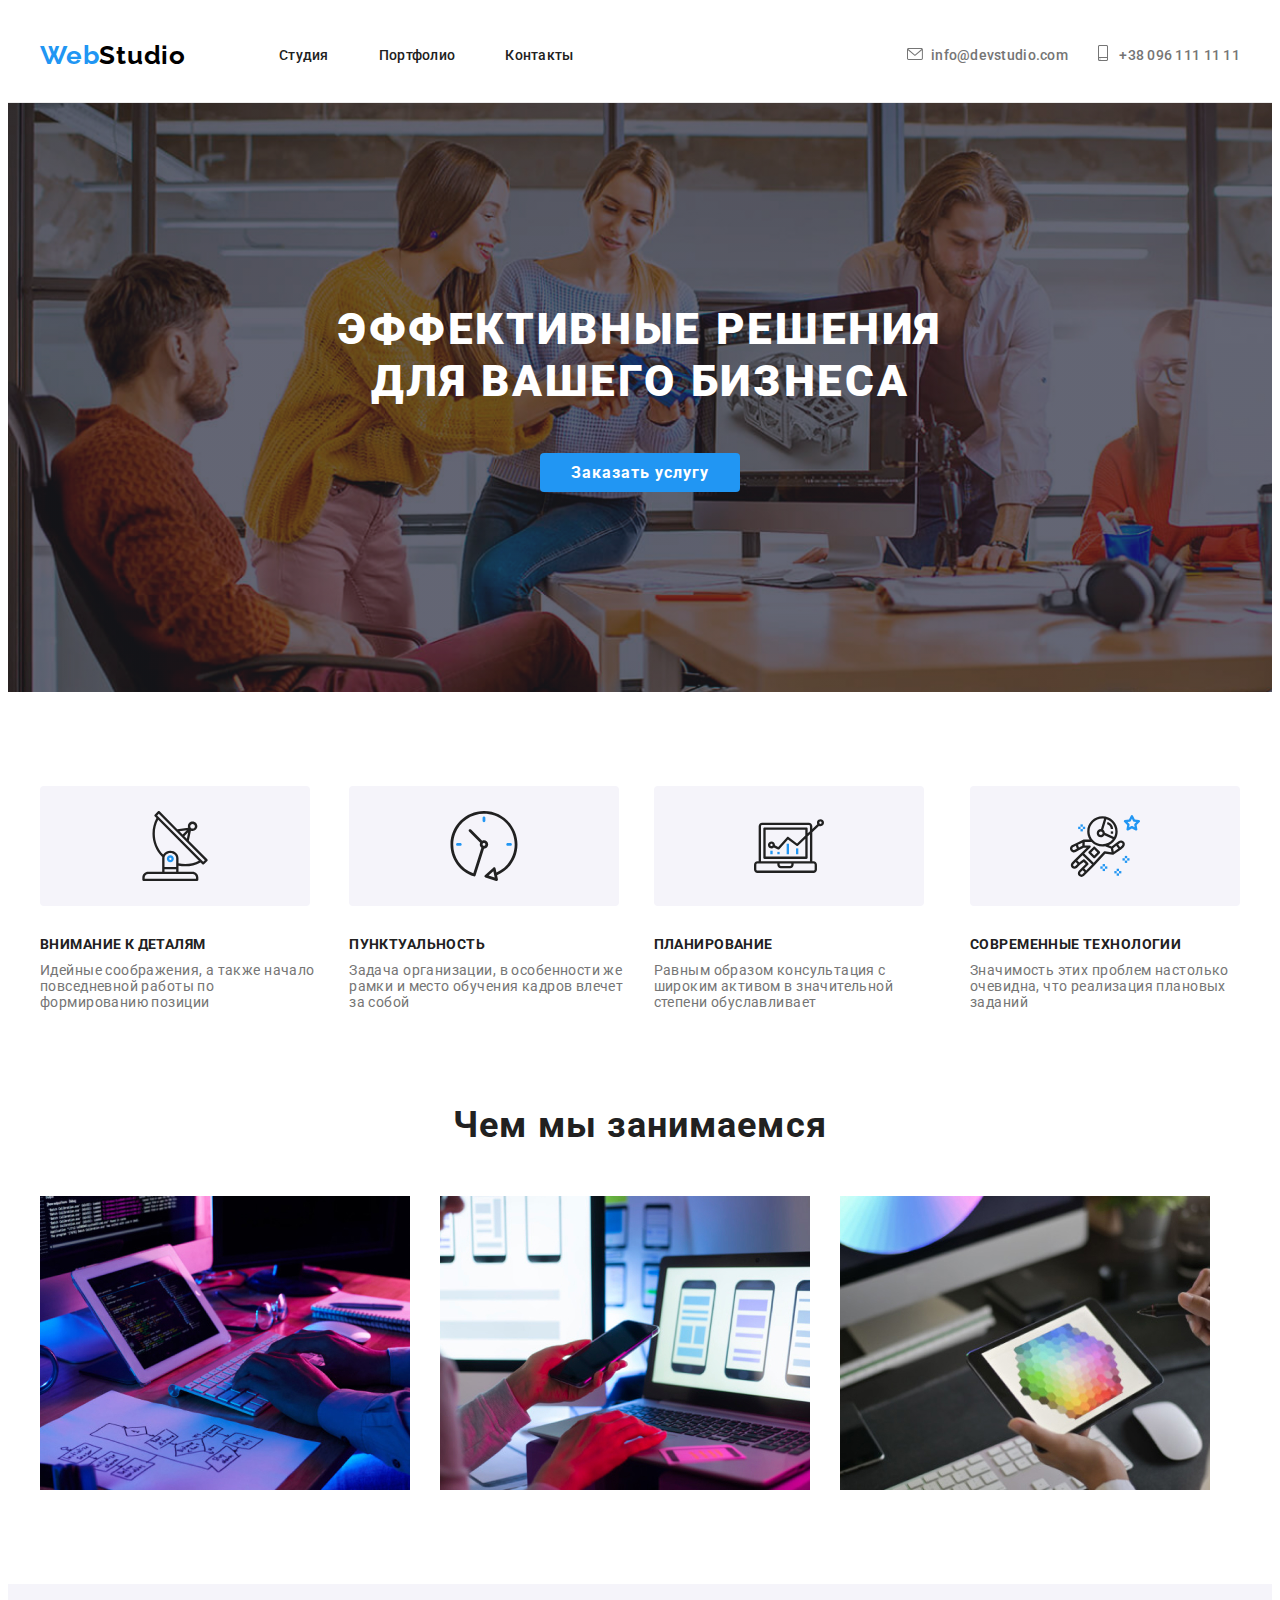
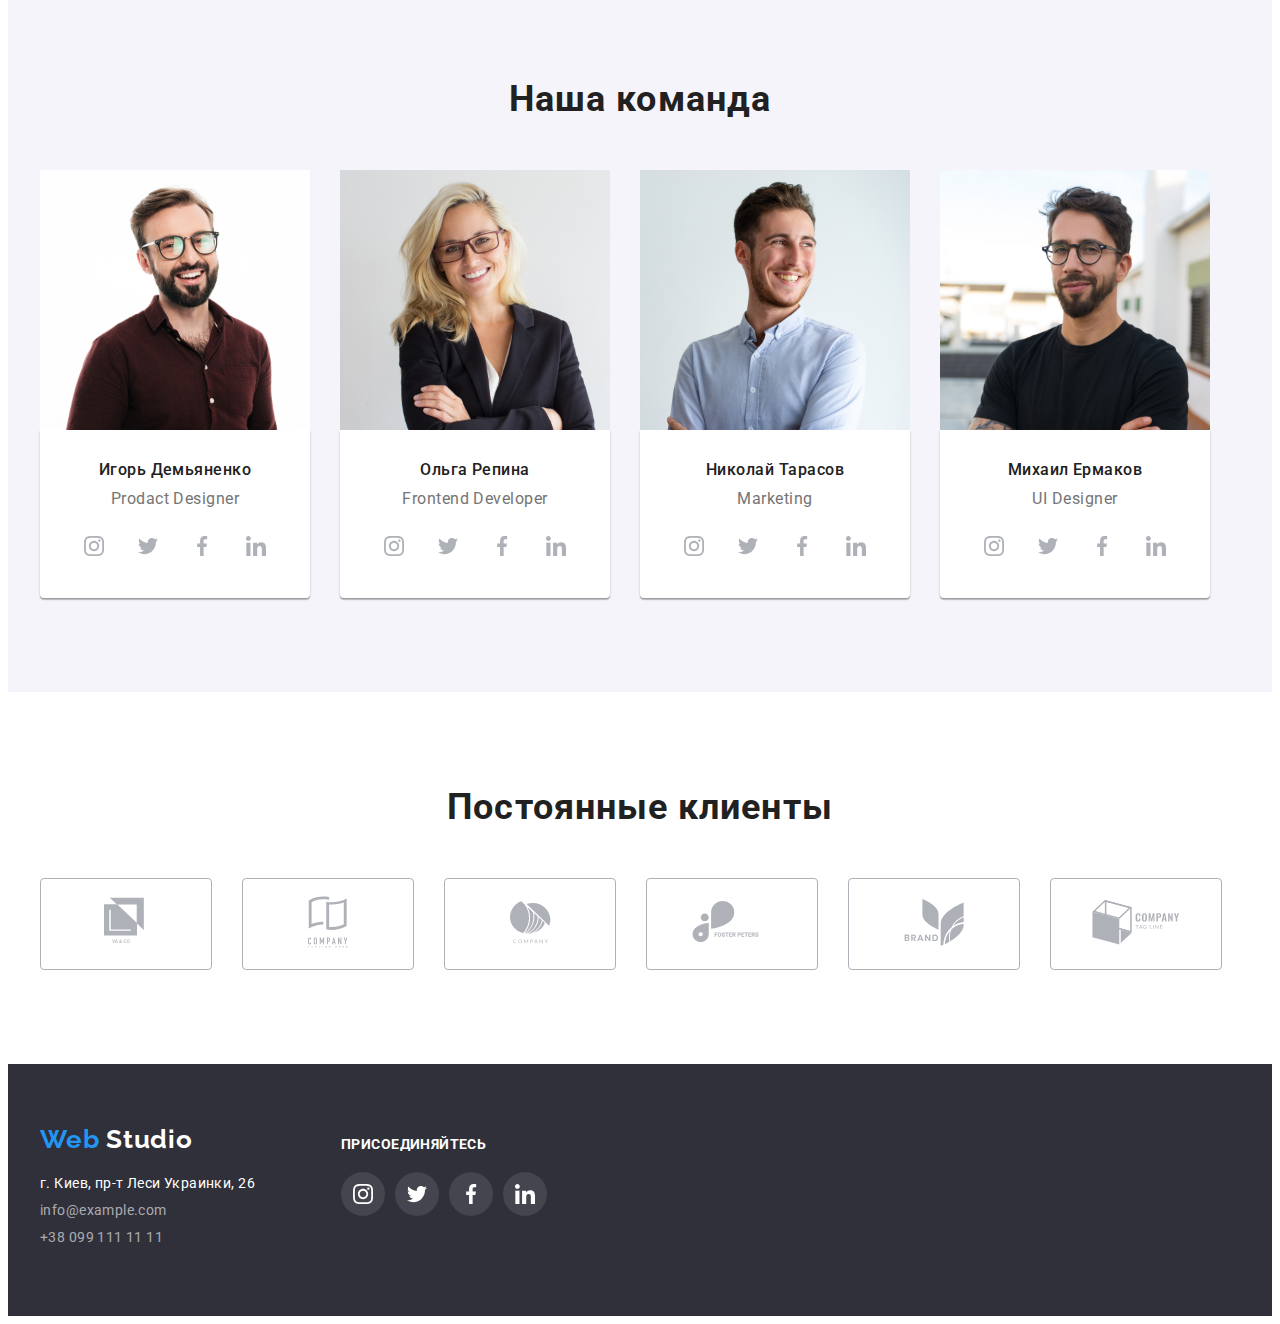
<file: index.html>
<!DOCTYPE html>
<html lang="ru">
    
<head>
    <meta charset="UTF-8">
    <meta http-equiv="X-UA-Compatible" content="IE=edge">
    <meta name="viewport" content="width=device-width, initial-scale=1.0">
    <title>вебстудио</title>
    <link rel="preconnec" href="https://fonts.gstatic.com">
    <link
        href="https://fonts.googleapis.com/css2?family=Oleo+Script&family=Raleway:wght@700&family=Roboto:wght@400;500;700;900&display=swap"
        rel="stylesheet">
    <link rel="stylesheet" href="https://cdnjs.cloudflare.com/ajax/libs/modern-normalize/1.0.0/modern-normalize.min.css"
        integrity="sha512-ISS7cAi1PEhQ8jnbJpJZMd29NlhNj4AWYyLOSp2CE/CsHxTCu+r+t0D2yoJudVrd0/8fTVPUVDzY5Tvli75u/g=="
        crossorigin="anonymous">
    <link rel="stylesheet" href="./css/styles.css">
</head>
<body>
    <header class="header">
        <div class="container">
            <nav class="navigation">
                <a class="logo-link link" lang="en" href="index.html">
                <span class="logo-link-web">Web</span>Studio</a>
                <ul class="navigation-list list">
                    <li class="navigation-item">
                        <a class="navigation-link link" href="./index.html">Студия</a>
                    </li>
                    <li class="navigation-item">
                        <a class="navigation-link link" href="./portfolio.html">Портфолио</a>
                    </li>
                    <li class="navigation-item">
                        <a class="navigation-link link" href="">Контакты</a>
                    </li>
                </ul>
            </nav>
                <ul class="contacts-list list">
                    <li class="contact-item_email">
                        <a href="#" class="email-link_img link">
                            <svg class="email_icon" width="16" height="12">
                            <use href="./images/icons.svg#icon-email"></use>
                            </svg>
                        </a>
                        <a class="email-link link" href="mailto:info@devstudio.com">info@devstudio.com</a>
                    </li>
                    <li class="contact-item_tel">
                        <a href="#" class="tel-link_img link">
                            <svg class="tel_icon" width="10" height="16">
                            <use href="./images/icons.svg#icon-tel"></use>
                            </svg>
                        </a>
                        <a class="tel-link link" href="tel:+380961111111">+38 096 111 11 11</a>
                    </li>
                </ul>
        </div>
    </header>
    <main class="main">
        <section class="hero">
        <!-- hero -->
            <div class="container">
                <h1 class="hero-title">Эффективные решения для вашего бизнеса</h1>
                <button class="modal-btn" type="button">Заказать услугу</button>
            </div>
        </section>
        <section class="advantages">
        <!-- advantages -->
            <div class="container">
                <ul class="advantages-list list">
                    <li class="advantage-item">
                        <div class="advantage-item_img">
                            <a href="#" class="advantage-item_link advantage-item_link_antenna"></a>
                            <svg class="advantage-item_icon" width="70" height="70">
                                <use href="./images/icons.svg#icon-antenna"></use>
                            </svg>
                        </div>
                        <h4 class="advantage-title">Внимание к деталям</h4>
                        <p class="advantage-description">Идейные соображения, а также начало повседневной работы по формированию позиции</p>
                    </li>
                    <li class="advantage-item">
                        <div class="advantage-item_img">
                            <a href="#" class="advantage-item_link advantage-item_link_clock"></a>
                            <svg class="advantage-item_icon" width="70" height="70">
                                <use href="./images/icons.svg#icon-clock"></use>
                            </svg>
                        </div>
                        <h4 class="advantage-title">Пунктуальность</h4>
                        <p class="advantage-description">Задача организации, в особенности же рамки и место обучения кадров влечет за собой</p>
                    </li>
                    <li class="advantage-item">
                        <div class="advantage-item_img">
                            <a href="#" class="advantage-item_link advantage-item_link_diagram"></a>
                            <svg class="advantage-item_icon" width="70" height="70">
                                <use href="./images/icons.svg#icon-diagram"></use>
                            </svg>
                        </div>
                        <h4 class="advantage-title">Планирование</h4>
                        <p class="advantage-description">Равным образом консультация с широким активом в значительной степени обуславливает</p>
                    </li>
                    <li class="advantage-item">
                        <div class="advantage-item_img">
                            <a href="#" class="advantage-item_link advantage-item_link_astronaut"></a>
                            <svg class="advantage-item_icon" width="70" height="70">
                                <use href="./images/icons.svg#icon-astronaut"></use>
                            </svg>
                        </div>
                        <h4 class="advantage-title">Современные технологии</h4>
                        <p class="advantage-description">Значимость этих проблем настолько очевидна, что реализация плановых заданий</p>
                    </li>
                </ul>
            </div>
        </section>
        <section class="work">
        <!-- what are we doing -->
            <div class="container">
                <h3 class="section-title">Чем мы занимаемся</h3>
                <ul class="work-list list">
                    <li class="work-item">
                        <img class="work-list-img" src="./images/section2/komp.jpg" alt="сотрудник работает за компьютером" width="370"
                            height="294">
                    </li>
                    <li class="work-item">
                        <img class="work-list-img" src="./images/section2/smartfon.jpg" alt="сотрудник работает со смартфонм"
                            width="370" height="294">
                    </li>
                    <li class="work-item">
                        <img class="work-list-img" src="./images/section2/planshet.jpg" alt="сотрудник работает с планшетом" width="370"
                            height="294">
                    </li>
                </ul>
            </div>
        </section>
        <section class="our-team">
        <!-- our team -->
            <div class="container">
                <h3 class="section-title">Наша команда</h3>
                <ul class="team-list list">
                    <li class="team-item">
                        <img class="team-list-img" src="./images/ourteam/igor.jpg" alt="мужчина с бородой" width="270">
                        <div class="team-list-content">
                            <h4 class="team-title">Игорь Демьяненко</h4>
                            <p class="team-description" lang="en">Prodact Designer</p>
                            <ul class="social-list list">
                                <li class="social-list_item">
                                    <a href="#" class="social-list_item-link social-list_item-link_instagram">
                                        <svg class="social-list_icon" width="20" height="20"> 
                                            <use href="./images/icons.svg#icon-instagram"></use>
                                        </svg>
                                    </a>         
                                </li>
                                <li class="social-list_item">
                                    <a href="#" class="social-list_item-link social-list_item-link_twitter">
                                       <svg class="social-list_icon" width="20" height="20">
                                           <use href="./images/icons.svg#icon-twitter"></use>
                                       </svg>         
                                    </a>
                                </li>
                                <li class="social-list_item">
                                    <a href="#" class="social-list_item-link social-list_item-link_facebook">
                                       <svg class="social-list_icon" width="20" height="20">
                                           <use href="./images/icons.svg#icon-facebook"></use>
                                       </svg>     
                                    </a>
                                </li>
                                <li class="social-list_item">
                                    <a href="#" class="social-list_item-link social-list_item-link_linkedin">
                                       <svg class="social-list_icon" width="20" height="20">
                                           <use href="./images/icons.svg#icon-linkedin"></use>
                                       </svg> 
                                    </a>
                                </li>
                            </ul>
                        </div> 
                    </li>
                    <li class="team-item">
                        <img class="team-list-img" src="./images/ourteam/olga.jpg" alt="молодая женщина с белыми волосами" width="270">
                        <div class="team-list-content">
                            <h4 class="team-title">Ольга Репина</h4>
                            <p class="team-description" lang="en">Frontend Developer</p>
                            <ul class="social-list list">
                                <li class="social-list_item">
                                    <a href="#" class="social-list_item-link social-list_item-link_instagram">
                                        <svg class="social-list_icon" width="20" height="20">
                                            <use href="./images/icons.svg#icon-instagram"></use>
                                        </svg>
                                    </a>
                                </li>
                                <li class="social-list_item">
                                    <a href="#" class="social-list_item-link social-list_item-link_twitter">
                                        <svg class="social-list_icon" width="20" height="20">
                                            <use href="./images/icons.svg#icon-twitter"></use>
                                        </svg>
                                    </a>
                                </li>
                                <li class="social-list_item">
                                    <a href="#" class="social-list_item-link social-list_item-link_facebook">
                                        <svg class="social-list_icon" width="20" height="20">
                                            <use href="./images/icons.svg#icon-facebook"></use>
                                        </svg>
                                    </a>
                                </li>
                                <li class="social-list_item">
                                    <a href="#" class="social-list_item-link social-list_item-link_linkedin">
                                        <svg class="social-list_icon" width="20" height="20">
                                            <use href="./images/icons.svg#icon-linkedin"></use>
                                        </svg>
                                    </a>
                                </li>
                            </ul>
                        </div>
                    </li>
                    <li class="team-item">
                        <img class="team-list-img" src="./images/ourteam/nikolay.jpg" alt="молодой мужчина улыбается" width="270">
                        <div class="team-list-content">
                            <h4 class="team-title">Николай Тарасов</h4>
                            <p class="team-description" lang="en">Marketing</p>
                            <ul class="social-list list">
                                <li class="social-list_item">
                                    <a href="#" class="social-list_item-link social-list_item-link_instagram">
                                        <svg class="social-list_icon" width="20" height="20">
                                            <use href="./images/icons.svg#icon-instagram"></use>
                                        </svg>
                                    </a>
                                </li>
                                <li class="social-list_item">
                                    <a href="#" class="social-list_item-link social-list_item-link_twitter">
                                        <svg class="social-list_icon" width="20" height="20">
                                            <use href="./images/icons.svg#icon-twitter"></use>
                                        </svg>
                                    </a>
                                </li>
                                <li class="social-list_item">
                                    <a href="#" class="social-list_item-link social-list_item-link_facebook">
                                        <svg class="social-list_icon" width="20" height="20">
                                            <use href="./images/icons.svg#icon-facebook"></use>
                                        </svg>
                                    </a>
                                </li>
                                <li class="social-list_item">
                                    <a href="#" class="social-list_item-link social-list_item-link_linkedin">
                                        <svg class="social-list_icon" width="20" height="20">
                                            <use href="./images/icons.svg#icon-linkedin"></use>
                                        </svg>
                                    </a>
                                </li>
                            </ul>
                        </div>
                    </li>
                    <li class="team-item">
                        <img class="team-list-img" src="./images/ourteam/mihail.jpg" alt="молодой мужчина в очках" width="270">
                        <div class="team-list-content">
                            <h4 class="team-title">Михаил Ермаков</h4>
                            <p class="team-description" lang="en">UI Designer</p>
                            <ul class="social-list list">
                                <li class="social-list_item">
                                    <a href="#" class="social-list_item-link social-list_item-link_instagram">
                                        <svg class="social-list_icon" width="20" height="20">
                                            <use href="./images/icons.svg#icon-instagram"></use>
                                        </svg>
                                    </a>
                                </li>
                                <li class="social-list_item">
                                    <a href="#" class="social-list_item-link social-list_item-link_twitter">
                                        <svg class="social-list_icon" width="20" height="20">
                                            <use href="./images/icons.svg#icon-twitter"></use>
                                        </svg>
                                    </a>
                                </li>
                                <li class="social-list_item">
                                    <a href="#" class="social-list_item-link social-list_item-link_facebook">
                                        <svg class="social-list_icon" width="20" height="20">
                                            <use href="./images/icons.svg#icon-facebook"></use>
                                        </svg>
                                    </a>
                                </li>
                                <li class="social-list_item">
                                    <a href="#" class="social-list_item-link social-list_item-link_linkedin">
                                        <svg class="social-list_icon" width="20" height="20">
                                            <use href="./images/icons.svg#icon-linkedin"></use>
                                        </svg>
                                    </a>
                                </li>
                            </ul>
                        </div>
                    </li>
                </ul>
            </div>
        </section>
        <!-- clients -->
        <section class="clients">
            <div class="container">
                <h3 class="section-title">Постоянные клиенты</h3>
                <ul class="clients-list list">
                    <li class="clients-list_item">
                        <a href="#" class="clients-list_link">
                            <svg class="clients-list_icon" width="44" height="50">
                                <use href="./images/icons.svg#icon-logo1"></use>
                            </svg>
                        </a>
                    </li>
                    <li class="clients-list_item">
                        <a href="#" class="clients-list_link">
                            <svg class="clients-list_icon" width="40" height="52">
                                <use href="./images/icons.svg#icon-logo2"></use>
                            </svg>
                        </a>
                    </li>
                    <li class="clients-list_item">
                        <a href="#" class="clients-list_link">
                            <svg class="clients-list_icon" width="41" height="43">
                                <use href="./images/icons.svg#icon-logo3"></use>
                            </svg>
                        </a>
                    </li>
                    <li class="clients-list_item">
                        <a href="#" class="clients-list_link">
                            <svg class="clients-list_icon" width="80" height="42">
                                <use href="./images/icons.svg#icon-logo4"></use>
                            </svg>
                        </a>
                    </li>
                    <li class="clients-list_item">
                        <a href="#" class="clients-list_link">
                            <svg class="clients-list_icon" width="60" height="47">
                                <use href="./images/icons.svg#icon-logo5"></use>
                            </svg>
                        </a>
                    </li>
                    <li class="clients-list_item">
                        <a href="#" class="clients-list_link">
                            <svg class="clients-list_icon" width="88" height="45">
                                <use href="./images/icons.svg#icon-logo6"></use>
                            </svg>
                        </a>
                    </li>
                </ul>
            </div>
        </section>
    </main>
    <!-- footer -->
    <footer class="footer">
        <div class="container-footer">
            <div class="adress-links_footer">
                <nav class="navigation">
                    <a class="logo-link-footer link" lang="en" href="index.html">
                        <span class="logo-link-web">Web</span>
                        Studio
                    </a>
                </nav>
                <address class="address">
                    <ul class="contacts-list-footer list">
                        <li class="contact-item-footer">
                            <a class="address-link link" href="">г. Киев, пр-т Леси Украинки, 26 </a>
                        </li>
                        <li class="contact-item-footer">
                            <a class="mail-link-footer link" href="mailto:info@example.com">info@example.com</a>
                        </li>
                        <li class="contact-item-footer">
                            <a class="tel-link-footer link" href="tel:+380991111111">+38 099 111 11 11</a>
                        </li>
                    </ul>
                </address>
            </div>
            <div class="social-links_footer">
                <h5 class="social-footer_title">присоединяйтесь</h5>
                <ul class="social-list_footer list"> 
                    <li class="social-list-footer_item">
                        <a href="#" class="item-link item-link_instagram">
                            <svg class="social-icon" width="20" height="20">
                                <use href="./images/icons.svg#icon-instagram"></use>
                            </svg>
                        </a>
                    </li>
                    <li class="social-list-footer_item">
                        <a href="#" class="item-link item-link_twitter">
                            <svg class="social_icon" width="20" height="20">
                                <use href="./images/icons.svg#icon-twitter"></use>
                            </svg>
                        </a>
                    </li>
                    <li class="social-list-footer_item">
                        <a href="#" class="item-link item-link_facebook">
                            <svg class="social_icon" width="20" height="20">
                                <use href="./images/icons.svg#icon-facebook"></use>
                            </svg>
                        </a>
                    </li>
                    <li class="social-list-footer_item">
                        <a href="#" class="item-link item-link_linkedin">
                            <svg class="social_icon" width="20" height="20">
                                <use href="./images/icons.svg#icon-linkedin"></use>
                            </svg>
                        </a>
                    </li>
                </ul>
            </div>
        </div>
    </footer>
</body>
</html>
</file>
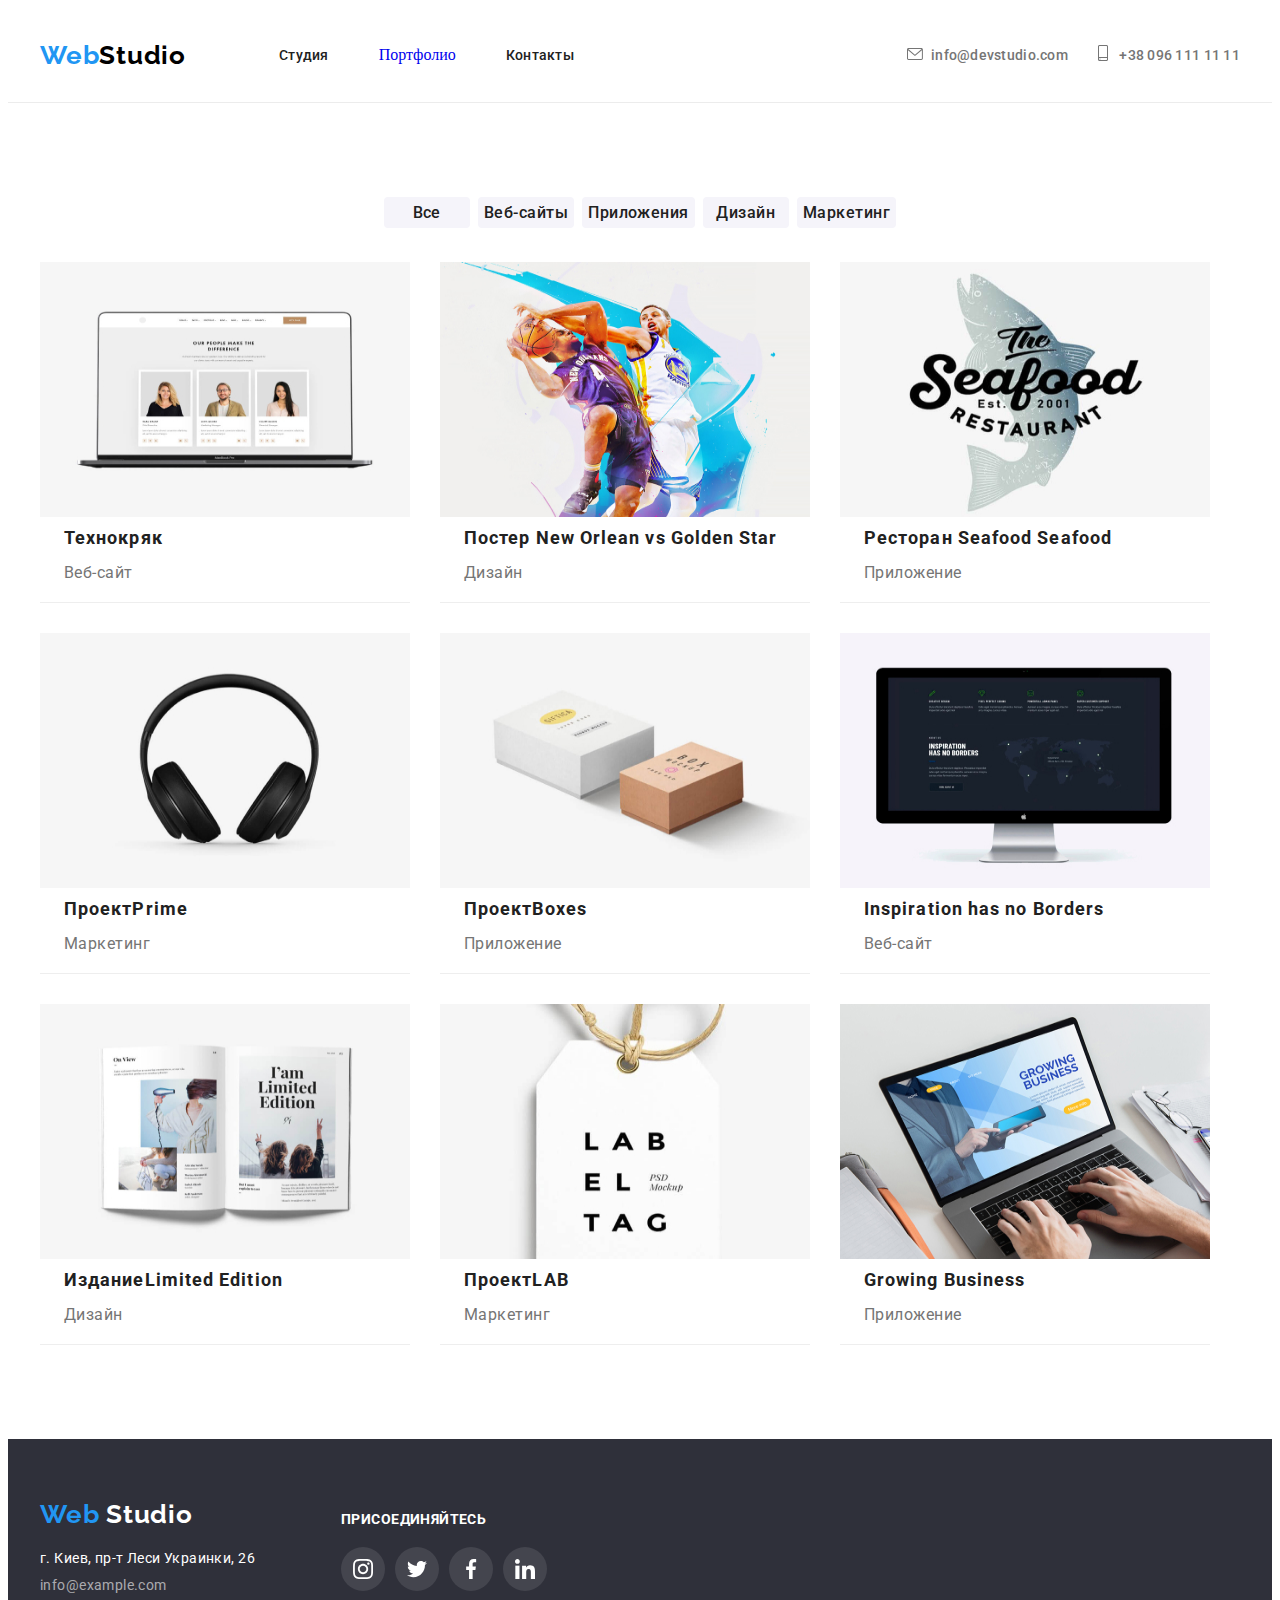
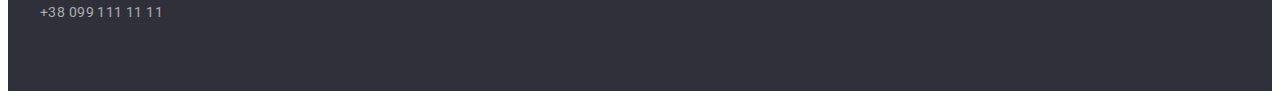
<file: portfolio.html>
<!DOCTYPE html>
<html lang="ru">
<head>
    <meta charset="UTF-8">
    <meta http-equiv="X-UA-Compatible" content="IE=edge">
    <meta name="viewport" content="width=device-width, initial-scale=1.0">
    <title>портфолио</title>
    <link rel="preconnect" href="https://fonts.gstatic.com">
    <link href="https://fonts.googleapis.com/css2?family=Raleway:wght@700&family=Roboto:wght@400;500;700&display=swap"
          rel="stylesheet">
    <link rel="stylesheet" href="https://cdnjs.cloudflare.com/ajax/libs/modern-normalize/1.0.0/modern-normalize.min.css"
          integrity="sha512-ISS7cAi1PEhQ8jnbJpJZMd29NlhNj4AWYyLOSp2CE/CsHxTCu+r+t0D2yoJudVrd0/8fTVPUVDzY5Tvli75u/g=="
          crossorigin="anonymous">
    <link rel="stylesheet" href="./css/styles2.css">
</head>
<body>
    <header class="header">
        <div class="container">
            <nav class="navigation">
                <a class="logo-link link" lang="en" href="index.html">
                    <span class="logo-link-web">Web</span>Studio</a>
                <ul class="navigation-list list">
                    <li class="navigation-item">
                        <a class="navigation-link link" href="index.html">Студия</a>
                    </li>
                    <li class="navigation-item">
                        <a class="navactiv-link link" href="portfolio.html">Портфолио</a>
                    </li>
                    <li class="navigation-item">
                        <a class="navigation-link link" href="">Контакты</a>
                    </li>
                </ul>
            </nav>
            <ul class="contacts-list list">
                <li class="contact-item_email">
                    <a href="#" class="email-link_img link">
                        <svg class="email_icon" width="16" height="12">
                            <use href="./images/icons.svg#icon-email"></use>
                        </svg>
                    </a>
                    <a class="email-link link" href="mailto:info@devstudio.com">info@devstudio.com</a>
                </li>
                <li class="contact-item_tel">
                    <a href="#" class="tel-link_img link">
                        <svg class="tel_icon" width="10" height="16">
                            <use href="./images/icons.svg#icon-tel"></use>
                        </svg>
                    </a>
                    <a class="tel-link link" href="tel:+380961111111">+38 096 111 11 11</a>
                </li>
            </ul>
        </div>
    </header>
    <main class="main">
        <section class="filters-portfolio">
            <!-- filters portfplio -->
            <div class="container">
                <ul class="button-list list">
                    <li class="button-item">
                        <a class="activbutton-link" href="">
                            <button class="modal-activbtn" type="button">Все</button>
                        </a>
                    </li>
                    <li class="button-item">
                        <a class="button-link" href="">
                            <button class="modal-btn" type="button">Веб-сайты</button>
                        </a>
                    </li>
                    <li class="button-item">
                        <a class="button-link" href="">
                            <button class="modal-btn" type="button">Приложения</button>
                        </a>
                    </li>
                    <li class="button-item">
                        <a class="button-link" href="">
                            <button class="modal-btn" type="button">Дизайн</button>
                        </a>
                    </li>
                    <li class="button-item">
                        <a class="button-link" href="">
                            <button class="modal-btn" type="button">Маркетинг</button>
                        </a>
                    </li>
                </ul>
            </div>
        </section>
        <section class="portfolio-cards">
            <!-- portfolio cards -->
            <div class="container">
                <ul class="portfolio-list list">
                    <li class="portfolio-item">
                        <a class="portfolio-link link" href=""><img class="portfolio-list-img" src="./images.portfolio/технокряк.jpg" alt="ноутбук с сайтом" width="370" height="255">
                        <div class="portfolio-card-content">
                            <h2 class="img-title">Технокряк</h2>
                            <p class="img-description">Веб-сайт</p>
                        </div>
                        </a>
                    </li>
                    <li class="portfolio-item">
                        <a class="portfolio-link link" href="">
                            <img class="portfolio-list-img" src="./images.portfolio/постер.jpg" alt="баскетболисты" width="370" height="255">
                        <div class="portfolio-card-content">
                            <h2 class="img-title">Постер<span lang="en"> New Orlean vs Golden Star</span></h2>
                            <p class="img-description">Дизайн</p>
                        </div>
                        </a>
                    </li>
                    <li class="portfolio-item">
                        <a class="portfolio-link link" href="">
                            <img class="portfolio-list-img" src="./images.portfolio/Seafood.jpg" alt="логотип ресторана" width="370" height="255">
                        <div class="portfolio-card-content">
                            <h2 class="img-title">Ресторан Seafood <span lang="en">Seafood</span></h2>
                            <p class="img-description">Приложение</p>
                        </div>
                        </a>
                    </li>
                    <li class="portfolio-item">
                        <a class="portfolio-link link" href="">
                            <img class="portfolio-list-img" src="./images.portfolio/prime.jpg" alt="наушники" width="370" height="255">
                        <div class="portfolio-card-content">
                            <h2 class="img-title">Проект<span lang="en">Prime</span></h2>
                            <p class="img-description">Маркетинг</p>
                        </div>
                        </a>
                    </li>
                    <li class="portfolio-item">
                        <a class="portfolio-link  link" href="">
                            <img class="portfolio-list-img" src="./images.portfolio/boxes.jpg" alt="две коробки" width="370" height="255">
                        <div class="portfolio-card-content">
                            <h2 class="img-title">Проект<span lang="en">Boxes</span></h2>
                            <p class="img-description">Приложение</p> 
                        </div>
                        </a>  
                    </li>
                    <li class="portfolio-item">
                        <a class="portfolio-link link" href="">
                            <img class="portfolio-list-img" src="./images.portfolio/inspiration.jpg" alt="монитор с темным экраном" width="370" height="255">
                        <div class="portfolio-card-content">
                            <h2 class="img-title" lang="en">Inspiration has no Borders</h2>
                            <p class="img-description">Веб-сайт</p>
                        </div>
                        </a>
                    </li>
                    <li class="portfolio-item">
                        <a class="portfolio-link link" href="">
                            <img class="portfolio-list-img" src="./images.portfolio/издание.jpg" alt="открытая книга" width="370" height="255">
                        <div class="portfolio-card-content">
                            <h2 class="img-title">Издание<span lang="en">Limited Edition</span></h2>
                            <p class="img-description">Дизайн</p>
                        </div>
                        </a>
                    </li>
                    <li class="portfolio-item">
                        <a class="portfolio-link link" href="">
                            <img class="portfolio-list-img" src="./images.portfolio/лаб.jpg" alt="карточка-брелок" width="370" height="255">
                        <div class="portfolio-card-content">
                            <h2 class="img-title">Проект<span lang="en">LAB</span></h2>
                            <p class="img-description">Маркетинг</p>
                        </div>
                        </a>
                    </li>
                    <li class="portfolio-item">
                        <a class="portfolio-link link" href="">
                            <img class="portfolio-list-img" src="./images.portfolio/growingbusiness.jpg" alt="человек работает с ноутом" width="370" height="255">
                        <div class="portfolio-card-content">
                            <h2 class="img-title" lang="en">Growing Business</h2>
                            <p class="img-description">Приложение</p>
                        </div>
                        </a>
                    </li>
                </ul>
            </div>
        </section>
    </main>
    <!-- footer -->
    <footer class="footer">
        <div class="container-footer">
            <div class="adress-links_footer">
                <nav class="navigation">
                    <a class="logo-link-footer link" lang="en" href="index.html">
                        <span class="logo-link-web">Web</span>
                        Studio
                    </a>
                </nav>
                <address class="address">
                    <ul class="contacts-list-footer list">
                        <li class="contact-item-footer">
                            <a class="address-link link" href="">г. Киев, пр-т Леси Украинки, 26 </a>
                        </li>
                        <li class="contact-item-footer">
                            <a class="mail-link-footer link" href="mailto:info@example.com">info@example.com</a>
                        </li>
                        <li class="contact-item-footer">
                            <a class="tel-link-footer link" href="tel:+380991111111">+38 099 111 11 11</a>
                        </li>
                    </ul>
                </address>
            </div>
            <div class="social-links_footer">
                <h5 class="social-footer_title">присоединяйтесь</h5>
                <ul class="social-list_footer list">
                    <li class="social-list-footer_item">
                        <a href="#" class="item-link item-link_instagram">
                            <svg class="social-icon" width="20" height="20">
                                <use href="./images/icons.svg#icon-instagram"></use>
                            </svg>
                        </a>
                    </li>
                    <li class="social-list-footer_item">
                        <a href="#" class="item-link item-link_twitter">
                            <svg class="social_icon" width="20" height="20">
                                <use href="./images/icons.svg#icon-twitter"></use>
                            </svg>
                        </a>
                    </li>
                    <li class="social-list-footer_item">
                        <a href="#" class="item-link item-link_facebook">
                            <svg class="social_icon" width="20" height="20">
                                <use href="./images/icons.svg#icon-facebook"></use>
                            </svg>
                        </a>
                    </li>
                    <li class="social-list-footer_item">
                        <a href="#" class="item-link item-link_linkedin">
                            <svg class="social_icon" width="20" height="20">
                                <use href="./images/icons.svg#icon-linkedin"></use>
                            </svg>
                        </a>
                    </li>
                </ul>
            </div>
        </div>
    </footer>
</body>
</html>
</file>
<file: css/styles.css>
.link {
  text-decoration: none;
}
.list {
  list-style: none;
}
.address {
  font-style: normal;
}

h1,
h2,
h3,
h4,
h5,
h6,
p {
  margin: 0;
}

ul {
  margin: 0;
  padding: 0;
}

.work-list-img,
.team-list-img {
  display: block;
}

.container {
  width: 1200px;
  margin: 0 auto;
  padding-left: 15px;
  padding-right: 15px;
}

/* header */

.header .container {
  display: flex;
  align-items: center;
}

.header {
  padding-top: 32px;
  padding-bottom: 32px;
  border-bottom: 1px solid #ececec;
}

.navigation,
.navigation-list,
.contacts-list {
  display: flex;
  align-items: center;
}

.logo-link {
  margin-right: 93px;
}

.navigation-item:not(:last-child) {
  margin-right: 50px;
}

.contacts-list {
  margin-left: auto;
  fill: #757575;
}

.contact-item_email {
  display: flex;
  align-items: center;
  width: 161px;
  height: 16px;
  margin-right: 30px;
}

.contact-item_tel {
  display: flex;
  align-items: center;
  width: 142px;
  height: 16px;
}

.email-link_img:hover .email_icon,
.email-link_img:focus .email_icon {
  fill: #2196f3;
}

.logo-link {
  font-family: "Raleway", sans-serif;
  font-weight: 700;
  font-size: 26px;
  line-height: 1, 19;
  letter-spacing: 0.03em;
  color: black;
}

.logo-link-web {
  font-family: "Raleway", sans-serif;
  font-weight: 700;
  font-size: 26px;
  line-height: 1, 19;
  letter-spacing: 0.03em;
  color: #2196f3;
}

.navigation-link {
  font-family: "Roboto", sans-serif;
  font-weight: 500;
  font-size: 14px;
  line-height: 1, 14;
  letter-spacing: 0.02em;
  color: #212121;
}

.navigation-link:hover,
.navigation-link:focus {
  color: #2196f3;
}

.tel-link,
.email-link {
  margin-left: auto;
  font-family: "Roboto", sans-serif;
  font-weight: 500;
  font-size: 14px;
  line-height: 1, 14;
  letter-spacing: 0.02em;
  color: #757575;
}

.email-link:hover,
.email-link:focus {
  color: #2196f3;
}

/* hero */

.hero {
  background-color: #2f303a;
  text-align: center;
  padding-top: 200px;
  padding-bottom: 200px;
  background-image: linear-gradient(
      rgba(47, 48, 58, 0.4),
      rgba(47, 48, 58, 0.4)
    ),
    url("../images/hero_bg.jpg");
  background-repeat: no-repeat;
  background-size: cover;
}

.hero-title {
  margin: 0 auto;
  padding-bottom: 30px;
  width: 696px;
  height: 120px;
  font-family: "Roboto", sans-serif;
  font-weight: 900;
  font-size: 44px;
  line-height: 1, 36;
  letter-spacing: 0.06em;
  text-transform: uppercase;
  color: #ffffff;
}

.modal-btn {
  min-width: 200px;
  padding: 10px;

  font-family: "Roboto", sans-serif;
  font-weight: 700;
  font-size: 16px;
  line-height: 1, 87;
  letter-spacing: 0.06em;
  color: #ffffff;
  background-color: #2196f3;
  border-radius: 4px;
  cursor: pointer;
  border: none;
}

.section-title {
  margin-bottom: 50px;
  text-align: center;
  font-family: "Roboto", sans-serif;
  font-weight: 700;
  font-size: 36px;
  line-height: 1, 16;
  letter-spacing: 0.03em;
  color: #212121;
}

/* advantages */

.advantages {
  padding-top: 94px;
  padding-bottom: 47px;
}

.advantages-list {
  display: flex;
  margin-left: -30px;
  margin-top: -30px;
}

.advantage-item {
  flex-basis: calc(100% / 3- 30px);
  margin-left: 30px;
  margin-top: 30px;
}

.advantage-title {
  margin-bottom: 10px;
  font-family: "Roboto", sans-serif;
  font-weight: 700;
  font-size: 14px;
  line-height: 1, 14;
  letter-spacing: 0.03em;
  text-transform: uppercase;
  color: #212121;
}

.advantage-description {
  font-family: "Roboto", sans-serif;
  font-weight: 400;
  font-size: 14px;
  line-height: 1, 71;
  letter-spacing: 0.03em;
  color: #757575;
}

.advantage-item_img {
  display: flex;
  align-items: center;
  justify-content: center;
  background: #f5f4fa;
  border-radius: 4px;
  margin-bottom: 30px;
  width: 270px;
  height: 120px;
}

.advantage-item_icon {
  fill: #212121, #2196f3;
}

/* what we are doing */

.work {
  padding-top: 47px;
  padding-bottom: 94px;
}

.work-list {
  display: flex;
  flex-wrap: wrap;
  margin-left: -30px;
  margin-top: -30px;
}

.work-item {
  flex-basis: calc(100% / 3- 30px);
  margin-left: 30px;
  margin-top: 30px;
}

/* ---our team--- */

.our-team {
  padding-top: 94px;
  padding-bottom: 94px;
  background: #f5f4fa;
}

.team-list {
  display: flex;
  flex-wrap: wrap;
  margin-left: -30px;
  margin-top: -30px;
}

.team-list-content {
  padding-top: 30px;
  padding-bottom: 30px;
  background: #ffffff;
  box-shadow: 0px 1px 3px rgba(0, 0, 0, 0.12), 0px 1px 1px rgba(0, 0, 0, 0.14),
    0px 2px 1px rgba(0, 0, 0, 0.2);
  border-radius: 0px 0px 4px 4px;
}

.team-item {
  flex-basis: calc(100% / 3- 30px);
  margin-left: 30px;
  margin-top: 30px;
}

.team-title {
  margin-bottom: 10px;
  font-family: "Roboto", sans-serif;
  font-weight: 500;
  font-size: 16px;
  line-height: 19px;
  letter-spacing: 0.03em;
  text-align: center;
  color: #212121;
}

.team-description {
  margin-bottom: 16px;
  font-family: "Roboto", sans-serif;
  font-weight: 400;
  font-size: 16px;
  line-height: 1, 18;
  letter-spacing: 0.03em;
  text-align: center;
  color: #757575;
}

.social-list {
  display: flex;
  align-items: center;
  justify-content: space-between;
  margin: 0 auto;
  width: 206px;
  height: 44px;
}

.social-list_item-link {
  display: flex;
  justify-content: center;
  align-items: center;
  width: 44px;
  height: 44px;
  border-radius: 50%;
  fill: #afb1b8;
}

.social-list_item-link:hover,
.social-list_item-link:focus {
  background-color: #2196f3;
}
.social-list_item-link:hover .social-list_icon,
.social-list_item-link:focus .social-list_icon {
  fill: #ffffff;
}

/* cliets */
.clients {
  padding-top: 94px;
  padding-bottom: 94px;
}

.clients-list {
  display: flex;
  flex-wrap: wrap;
  margin-left: -30px;
  margin-top: -30px;
}

.clients-list_item {
  display: flex;
  align-items: center;
  justify-content: center;
  flex-basis: calc (100%/ 6 - 30px);
  margin-top: 30px;
  margin-left: 30px;
  border: 1px solid #afb1b8;
  border-radius: 4px;
  width: 170px;
  height: 90px;
}

.clients-list_item:hover,
.clients-list_item:focus {
  border-color: #2196f3;
}

.clients-list_icon {
  fill: #afb1b8;
}

.clients-list_link:hover .clients-list_icon,
.clients-list_link:focus .clients-list_icon {
  fill: #2196f3;
}

/* footer */
.footer {
  background-color: #2f303a;
}

.container-footer {
  display: flex;
  width: 1200px;
  margin: 0 auto;
  padding-left: 15px;
  padding-right: 15px;
}

.adress-links_footer {
  margin-top: 60px;
  margin-bottom: 60px;
  width: 231px;
  height: 81px;
}

.logo-link-footer {
  margin-bottom: 20px;
  font-family: "Raleway", sans-serif;
  font-weight: 700;
  font-size: 26px;
  line-height: 1, 19;
  letter-spacing: 0.03em;
  color: white;
}

.contacts-list-footer :not(:last-child) {
  margin-bottom: 9px;
}

.address-link {
  font-family: "Roboto", sans-serif;
  font-weight: 400;
  font-size: 14px;
  line-height: 1, 71;
  letter-spacing: 0.03em;
  color: #ffffff;
}

.mail-link-footer,
.tel-link-footer {
  font-family: "Roboto", sans-serif;
  font-weight: 400;
  font-size: 14px;
  line-height: 1, 71;
  letter-spacing: 0.03em;
  color: rgba(255, 255, 255, 0.6);
}

.social-links_footer {
  margin-top: 72px;
  margin-bottom: 100px;
  width: 206px;
  height: 80px;
  margin-left: 70px;
}

.social-footer_title {
  margin-bottom: 20px;
  font-family: "Roboto", sans-serif;
  font-weight: 700;
  font-size: 14px;
  line-height: 1, 14;
  letter-spacing: 0.03em;
  text-transform: uppercase;
  color: #ffffff;
}

.social-list_footer {
  display: flex;
  align-items: center;
}
.social-list_footer :not(:last-child) {
  margin-right: 10px;
}

.item-link {
  display: flex;
  justify-content: center;
  align-items: center;
  width: 44px;
  height: 44px;
  border-radius: 50%;
  fill: #ffffff;
  background-color: rgba(255, 255, 255, 0.1);
}

.item-link:hover,
.item-link:focus {
  background-color: #2196f3;
}
.item-link:hover .social_icon,
.item-link:focus .social_icon {
  fill: #ffffff;
}
</file>
<file: css/styles2.css>
.link {
  text-decoration: none;
}
.list {
  list-style: none;
}
.address {
  font-style: normal;
}

h1,
h2,
h3,
h4,
h5,
h6,
p {
  margin: 0;
}

ul {
  margin: 0;
  padding: 0;
}

.portfolio-list-img {
  display: block;
}

.container {
  width: 1200px;
  margin: 0 auto;
  padding-left: 15px;
  padding-right: 15px;
}

/* header */

.header .container {
  display: flex;
  align-items: center;
}

.header {
  padding-top: 32px;
  padding-bottom: 32px;
  border-bottom: 1px solid #ececec;
}

.navigation,
.navigation-list,
.contacts-list {
  display: flex;
  align-items: center;
}

.navigation-item:not(:last-child) {
  margin-right: 50px;
}

.contacts-list {
  margin-left: auto;
  fill: #757575;
}

.contact-item_email {
  display: flex;
  align-items: center;
  width: 161px;
  height: 16px;
  margin-right: 30px;
}

.contact-item_tel {
  display: flex;
  align-items: center;
  width: 142px;
  height: 16px;
}

.tel-link,
.email-link {
  margin-left: auto;
  font-family: "Roboto", sans-serif;
  font-weight: 500;
  font-size: 14px;
  line-height: 1, 14;
  letter-spacing: 0.02em;
  color: #757575;
}

.logo-link {
  margin-right: 93px;
  font-family: "Raleway", sans-serif;
  font-weight: 700;
  font-size: 26px;
  line-height: 1, 19;
  letter-spacing: 0.03em;
  color: black;
}

.logo-link-web {
  font-family: "Raleway", sans-serif;
  font-weight: 700;
  font-size: 26px;
  line-height: 1, 19;
  letter-spacing: 0.03em;
  color: #2196f3;
}

.navigation-link {
  font-family: "Roboto", sans-serif;
  font-weight: 500;
  font-size: 14px;
  line-height: 1, 14;
  letter-spacing: 0.02em;
  color: #212121;
}

.tel-link {
  margin-left: auto;
  font-family: "Roboto", sans-serif;
  font-weight: 500;
  font-size: 14px;
  line-height: 1, 14;
  letter-spacing: 0.02em;
  color: #757575;
}

.navactiv-link:hover,
.navactiv-link:focus {
  color: #2196f3;
}

/* filters portfplio */
.filters-portfolio {
  padding-top: 94px;
  padding-bottom: 34px;
}

.button-list {
  display: flex;
  justify-content: center;
}

.button-item:not(:last-child) {
  margin-right: 8px;
}

.modal-btn,
.modal-activbtn {
  min-width: 86px;
  padding: 6px;

  font-family: "Roboto", sans-serif;
  font-weight: 500;
  font-size: 16px;
  line-height: 1, 6px;
  letter-spacing: 0.03em;
  color: #212121;
  cursor: pointer;
  background-color: #f5f4fa;
  border: none;
  border-radius: 4px;
}

.activbutton-link :hover,
.activbutton-link :focus {
  color: #ffffff;
  background-color: #2196f3;
}

.button-link :hover,
.button-link :focus {
  box-shadow: 0px 3px 1px rgba(0, 0, 0, 0.1), 0px 1px 2px rgba(0, 0, 0, 0.08),
    0px 2px 2px rgba(0, 0, 0, 0.12);
}

.activbutton-link :hover,
.activbutton-link :focus {
  box-shadow: 0px 3px 1px rgba(0, 0, 0, 0.1), 0px 1px 2px rgba(0, 0, 0, 0.08),
    0px 2px 2px rgba(0, 0, 0, 0.12);
}

/* portfolio cards */
.portfolio-cards {
  padding-bottom: 94px;
}

.card {
  display: inline-block;
}

.portfolio-link {
  display: block;
}

.portfolio-item:hover .portfolio-link,
.portfolio-item:focus .portfolio-link {
  box-shadow: 0px 1px 1px rgba(0, 0, 0, 0.12), 0px 4px 4px rgba(0, 0, 0, 0.06),
    1px 4px 6px rgba(0, 0, 0, 0.16);
}

.portfolio-list {
  display: flex;
  flex-wrap: wrap;
  margin-left: -30px;
  margin-top: -30px;
}

.portfolio-item {
  flex-basis: calc(100% / 3- 30px);
  margin-left: 30px;
  margin-top: 30px;
}

.portfolio-card-content {
  background-color: #ffffff;
  border-bottom: 1px solid #eeeeee;
  padding: 20px 24px;
}

.img-title {
  padding-bottom: 10px;
  margin-bottom: 4px;
  font-family: "Roboto", sans-serif;
  font-weight: 700;
  font-size: 18px;
  line-height: 2px;
  letter-spacing: 0.06em;
  color: #212121;
}

.img-description {
  padding-top: 10px;
  font-family: "Roboto", sans-serif;
  font-weight: 400;
  font-size: 16px;
  line-height: 1, 87px;
  letter-spacing: 0.03em;
  text-align: left;
  color: #757575;
}

/* footer */

.footer {
  background-color: #2f303a;
}

.container-footer {
  display: flex;
  width: 1200px;
  margin: 0 auto;
  padding-left: 15px;
  padding-right: 15px;
}

.adress-links_footer {
  margin-top: 60px;
  margin-bottom: 60px;
  width: 231px;
  height: 81px;
}

.logo-link-footer {
  margin-bottom: 20px;
  font-family: "Raleway", sans-serif;
  font-weight: 700;
  font-size: 26px;
  line-height: 1, 19;
  letter-spacing: 0.03em;
  color: white;
}

.contacts-list-footer :not(:last-child) {
  margin-bottom: 9px;
}

.address-link {
  font-family: "Roboto", sans-serif;
  font-weight: 400;
  font-size: 14px;
  line-height: 1, 71;
  letter-spacing: 0.03em;
  color: #ffffff;
}

.mail-link-footer,
.tel-link-footer {
  font-family: "Roboto", sans-serif;
  font-weight: 400;
  font-size: 14px;
  line-height: 1, 71;
  letter-spacing: 0.03em;
  color: rgba(255, 255, 255, 0.6);
}

.social-links_footer {
  margin-top: 72px;
  margin-bottom: 100px;
  width: 206px;
  height: 80px;
  margin-left: 70px;
}

.social-footer_title {
  margin-bottom: 20px;
  font-family: "Roboto", sans-serif;
  font-weight: 700;
  font-size: 14px;
  line-height: 1, 14;
  letter-spacing: 0.03em;
  text-transform: uppercase;
  color: #ffffff;
}

.social-list_footer {
  display: flex;
  align-items: center;
}
.social-list_footer :not(:last-child) {
  margin-right: 10px;
}

.item-link {
  display: flex;
  justify-content: center;
  align-items: center;
  width: 44px;
  height: 44px;
  border-radius: 50%;
  fill: #ffffff;
  background-color: rgba(255, 255, 255, 0.1);
}

.item-link:hover,
.item-link:focus {
  background-color: #2196f3;
}
.item-link:hover .social_icon,
.item-link:focus .social_icon {
  fill: #ffffff;
}
</file>
